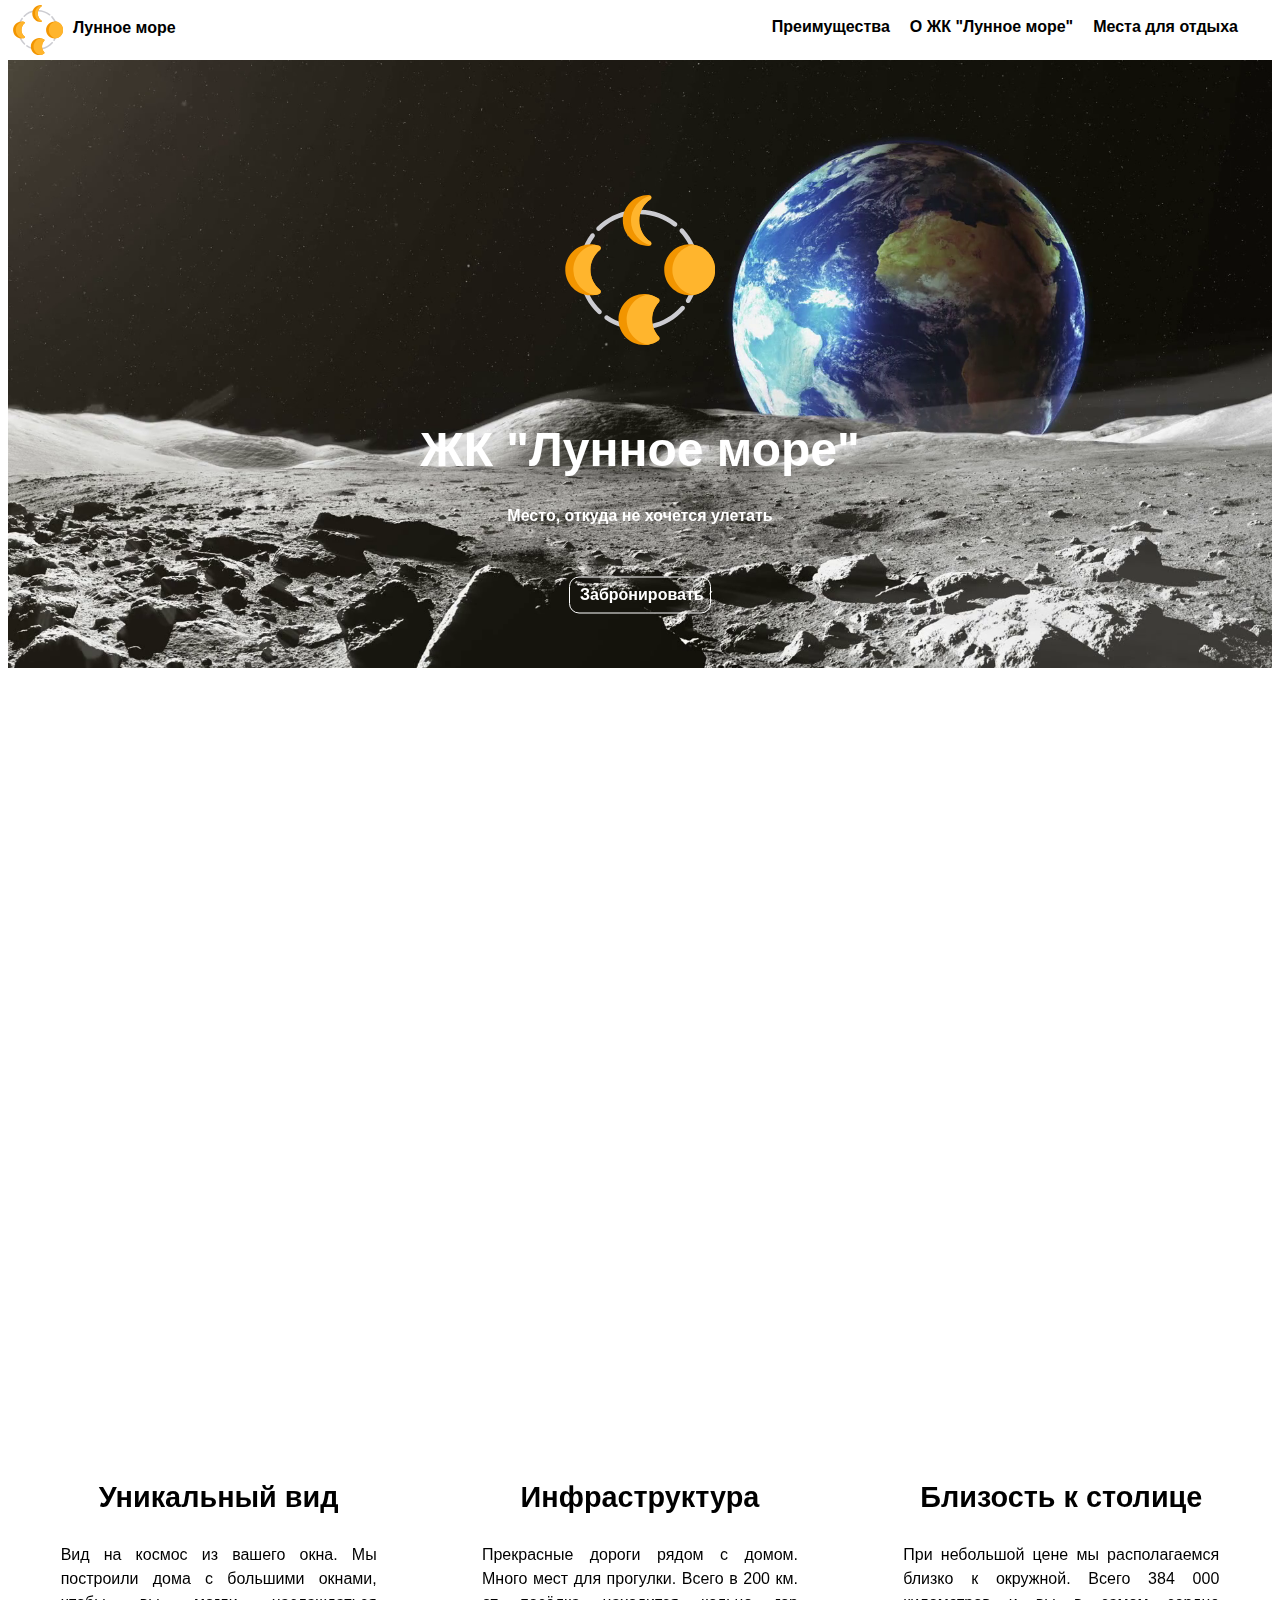
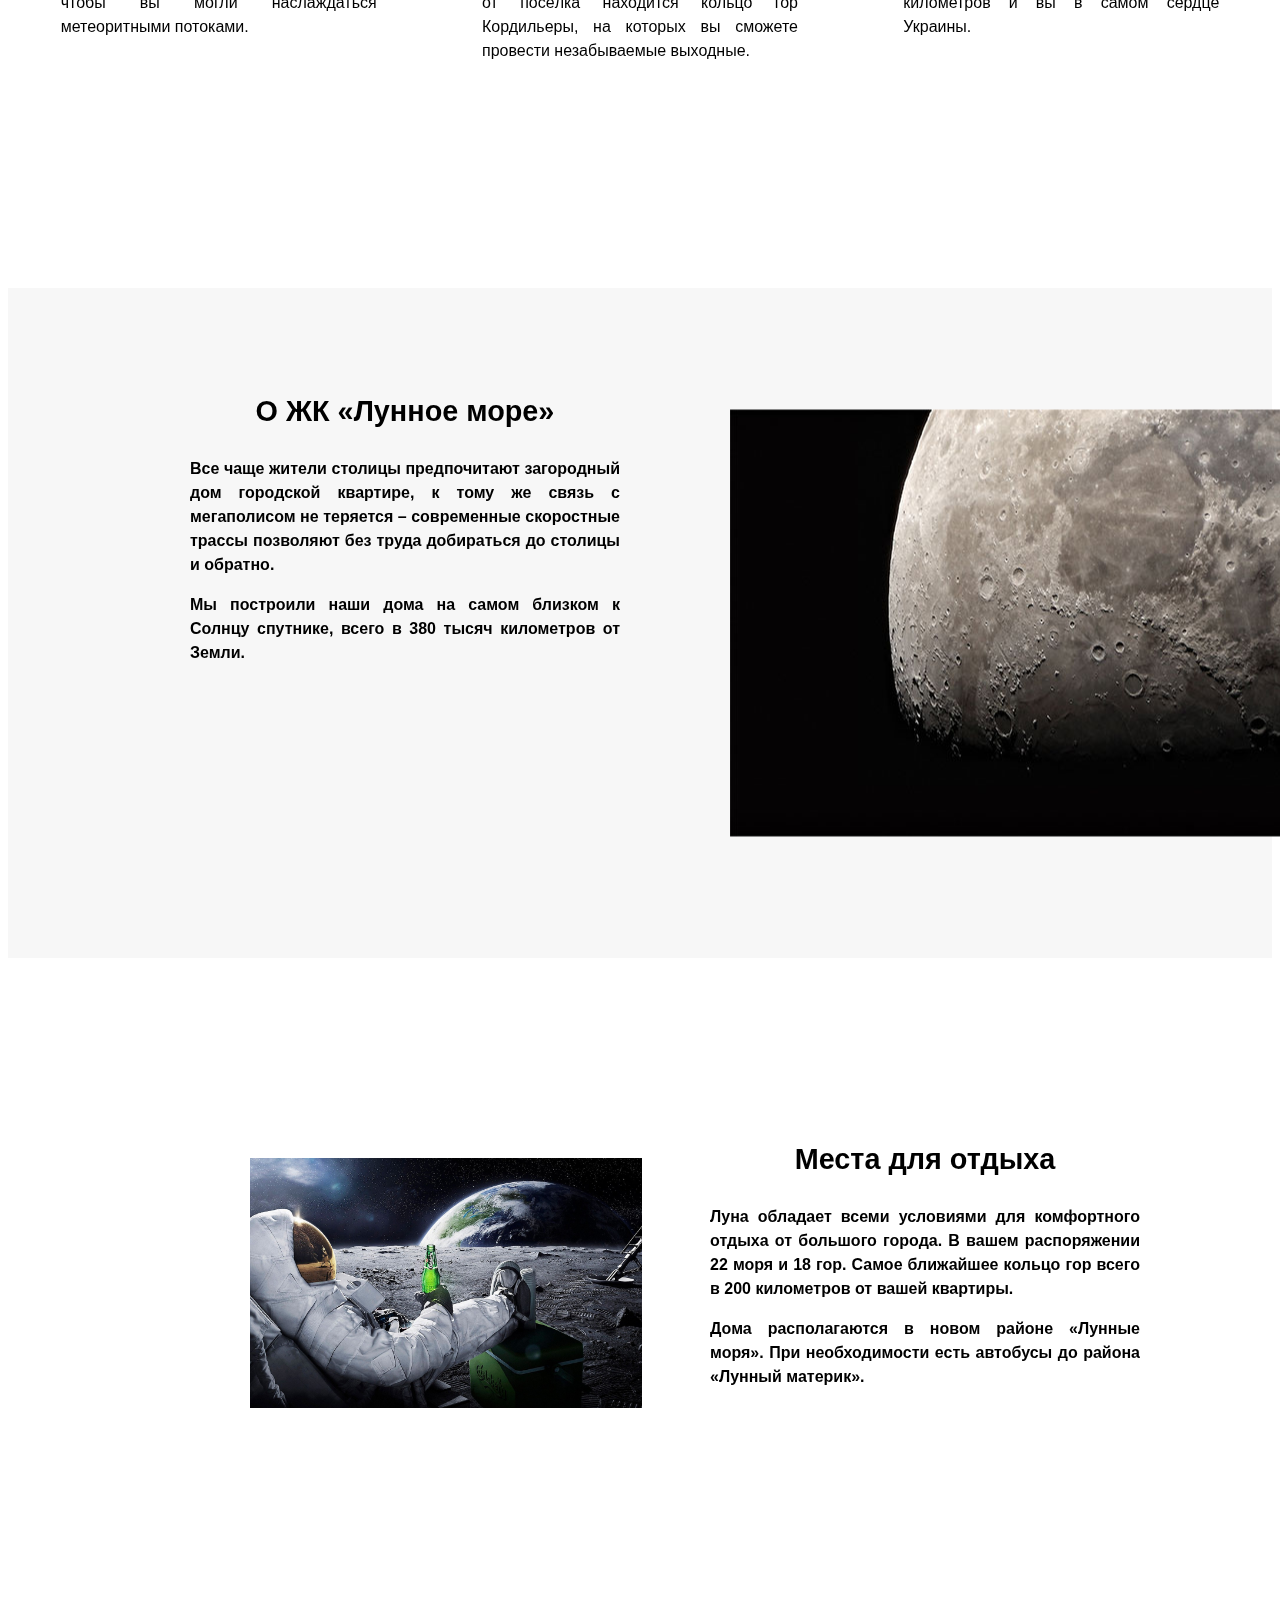
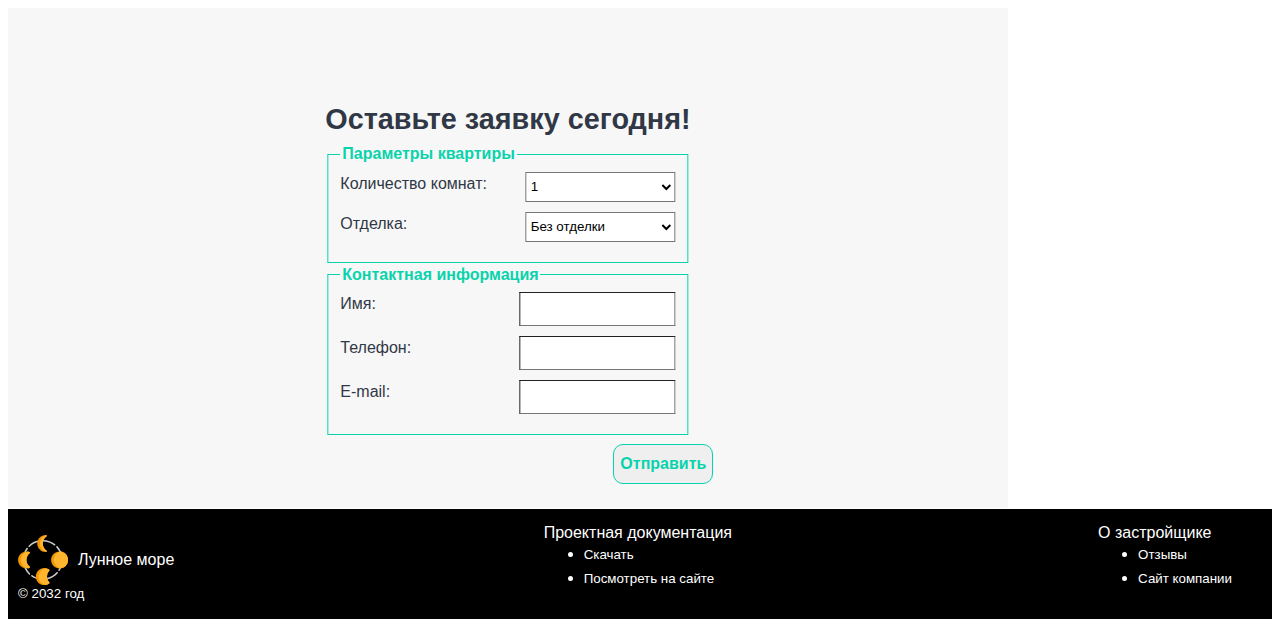
<file: index.html>
<!DOCTYPE html>
<html lang="ru">

<head>
    <meta charset="UTF-8">
    <meta name="viewport" content="width=device-width, initial-scale=1.0">
    <meta http-equiv="X-UA-Compatible" content="ie=edge">
    <title>ЖК "Лунное море" user-919b237b6d74e5ae</title>

    <link rel="stylesheet" href="styles/style.css">
</head>

<body class="body_font-prop">
    <header id="header" class="header-style">

        <div>

            <span class="logo-style">
                <img class="header-img" src="images/logo.svg" alt="logotip">
            </span>
            <p><b><a href="#main" >Лунное море</a></b></p>
            <nav class="nav">
                <ul>
                    <li class="position-rel">
                        <a href="#page1-location" class="nav-title">Преимущества</a>
                    </li>
                    <li class="position-rel">
                        <a href="#page2-location" class="nav-title">О ЖК "Лунное море"</a>
                    </li>
                    <li class="position-rel">
                        <a href="#page3-location" class="nav-title">Места для отдыха</a>
                    </li>
                </ul>
            </nav>
        </div>


    </header>
    <main id="main" class="main-content">

        <div class="conteiner1">
            <img class="main-img-logo position-absolute" src="images/logo.svg" alt="logotip">
            <h1 class="conteiner1-h1 position-absolute">ЖК "Лунное море"</h1>
            <h4 class="conteiner1-h4 position-absolute">Место, откуда не хочется улетать</h4>
            <a href="#feedback" class="position-absolute">Забронировать</a>
        </div>
        <div id="page1-location" class="body-page1">
            <!-- <div class="body-nav1 position-absolute"><a href="index.html">На главную</a></div> -->
            <section class="page1 position-rel">
                <div class="page1-content1 position-rel">
                    <h2>Уникальный вид</h2>
                    <p>Вид на космос из вашего окна. Мы построили дома с большими окнами, чтобы вы могли наслаждаться метеоритными потоками.
                    </p>
                </div>
                <div class="page1-content2 position-rel">
                    <h2>Инфраструктура</h2>
                    <p>Прекрасные дороги рядом с домом. Много мест для прогулки. Всего в 200 км. от посёлка находится кольцо гор Кордильеры, на которых вы сможете провести незабываемые выходные.</p>
                </div>
                <div class="page1-content3 position-rel">
                    <h2>Близость к столице</h2>
                    <p>При небольшой цене мы располагаемся близко к окружной. Всего 384 000 километров и вы в самом сердце Украины.</p>
                </div>

            </section>
        </div>
        <div id="page2-location" class="body-page2">
            <!-- <div class="body-nav1 position-absolute"><a href="index.html">На главную</a></div> -->
            <section class="page2 position-rel">
                <div class="page2-content1 position-rel">
                    <h2>О ЖК «Лунное море»</h2>
                    <p>
                        <b>Все чаще жители столицы предпочитают загородный дом городской квартире, к тому же связь с мегаполисом не теряется – современные скоростные трассы позволяют без труда добираться до столицы и обратно.</b>
                    </p>
                    <p>
                        <b>Мы построили наши дома на самом близком к Солнцу спутнике, всего в 380 тысяч километров от Земли.</b>
                    </p>
                </div>
                <div class="page2-content2">
                    <img src="images/moon-1.jpg" alt="moon-1.jpg">
                </div>

            </section>
        </div>
        <div id="page3-location" class="body-page3 ">
            <!-- <div class="body-nav1 position-absolute"><a href="index.html">На главную</a></div> -->
            <section class="page3 position-rel">
                <div class="page3-content2 position-rel">
                    <img src="images/moon-2.jpg" alt="moon-2.jpg">
                </div>
                <div class="page3-content1">
                    <h2>Места для отдыха</h2>
                    <p>
                        <b>Луна обладает всеми условиями для комфортного отдыха от большого города. В вашем распоряжении 22 моря и 18 гор. Самое ближайшее кольцо гор всего в 200 километров от вашей квартиры.</b>
                    </p>
                    <p>
                        <b>Дома располагаются в новом районе «Лунные моря». При необходимости есть автобусы до района «Лунный материк».</b>
                    </p>
                </div>
            </section>
        </div>
        <div class="form-factor">
            <form id="feedback" class="form-body position-rel ">
                <h2 class="form-heading">Оставьте заявку сегодня!</h2>
                <fieldset class="customer-info">
                    <legend class="form-name"><b>Параметры квартиры</b></legend>

                    <div class="field">
                        <label class="name-label">Количество комнат: </label>
                        <select class="frame-info" name="select" size="1">
                            <option selected value="s1">1</option>
                            <option value="s2">2</option>
                            <option value="s3">3</option>
                        </select>
                    </div>
                    <div class="field">
                        <label class="name-label">Отделка: </label>
                        <select class="frame-info" name="select" size="1">
                            <option selected value="s1">Без отделки</option>
                            <option value="s2">Черновая отделка</option>
                            <option value="s3">Отделка "Под ключ"</option>
                        </select>
                    </div>
                </fieldset>
                <fieldset class="customer-info">
                    <legend class="form-name"><b>Контактная информация</b></legend>
                    <div class="field">
                        <div class="name-label">Имя:</div>
                        <input class="frame-info" type="text">
                    </div>
                    <div class="field">
                        <div class="name-label">Телефон:</div>
                        <input class="frame-info" type="tel" name="phone">
                    </div>
                    <div class="field">
                        <div class="name-label">E-mail:</div>
                        <input class="frame-info" type="email">
                    </div>
                </fieldset>
            </form>
            <form action="#header">
                <p><input class="send-form position-rel" type="submit" value="Отправить"></p>
            </form>
        </div>
    </main>
    <footer>
        <div>
            <span class="footer-logo-style">
                <img class="footer-img" src="images/logo.svg" alt="logotip">
            </span>
            <p><a class="footer-moon-sea position-rel " href="#main">Лунное море</a></p>
            <p class="footer-year position-rel"><small>&copy; 2032 год</small></p>
            <div class="footer-menu">
                <div class="project-doc position-absolute">
                    <label class="footer-heading">Проектная документация </label>
                    <ul class="project-build">
                        <li><a href="#"><small>Скачать</small></a>
                        </li>
                        <li><a href="#"><small>Посмотреть на сайте</small></a>
                        </li>
                    </ul>
                </div>
                <div class="about-build position-absolute">
                    <label class="footer-heading">О застройщике </label>
                    <ul class="project-build">
                        <li><a href="#"><small>Отзывы</small></a>
                        </li>
                        <li><a href="#"><small>Сайт компании</small></a></li>
                    </ul>
                </div>
            </div>
        </div>
    </footer>

</body>

</html>
</file>
<file: styles/style.css>
.body_font-prop {
    display: flex;
    flex-direction: column;
    font: 16px/1.5 Arial;
    color: #303846;
}

h1 {
    margin-top: 0;
    margin-bottom: 0;
    font-size: 3em;
}

h2 {
    margin-top: 0;
    /* margin-bottom: 0.5; */
    font-size: 1.8em;
    text-align: center;
}

.header-img {
    float: left;
    width: 50px;
    height: 50px;
    margin-top: 5px;
    margin-left: 5px;
    margin-right: 10px;
}

.header-style {
    position: fixed;
    height: 60px;
    width: 100%;
    margin-top: -8px;
    background-color: #fff;
}

.header-style>div:nth-child(1)>p:nth-child(2) {
    float: left;
    width: max-content;
}

.header-style a {
    color: #000000;
    text-decoration: none;
}

.nav ul {
    float: right;
    padding: 0;
    margin: 0;
    list-style: none;
}

.nav>ul {
    display: inline-flex;
}

.nav li {
    right: 40px;
    padding: 15px 10px;
    cursor: pointer;
}

.nav a {
    text-decoration: none;
    color: #000000;
}

.nav .nav-title {
    color: #000000;
    font-weight: bold;
    text-decoration: none;
}

.conteiner1 {
    width: 100%;
    height: 100%;
    background-image: url(../images/banner.png);
    /* background-position: ; */
    background-size: cover;
}

.main-img-spase {
    height: 700px;
    width: 1270px;
}

div.conteiner1 {
    /* display: block; */
    flex: 1 1 100%;
    /* padding-top: 60px;
    padding-bottom: 60px; */
    width: 100%;
    height: 660px;
}

.main-img-logo {
    width: 150px;
    height: 150px;
    top: 30%;
    left: 50%;
    margin-right: -50%;
    transform: translate(-50%, -50%)
}

.conteiner1-h1 {
    color: #ffffff;
    top: 50%;
    left: 50%;
    margin-right: -50%;
    transform: translate(-50%, -50%)
}

.conteiner1-h4 {
    color: #ffffff;
    top: 55%;
    left: 50%;
    margin-right: -50%;
    transform: translate(-50%, -50%)
}

div.conteiner1 a {
    width: 120px;
    margin-top: 10px;
    transform: translate(-50%, -50%);
    border: 1px solid #ffffff;
    border-radius: 10px;
    top: 65%;
    left: 50%;
    color: #ffffff;
    text-decoration: none;
    font-weight: bold;
    font-size: 1em;
    padding: 5px 10px 6px 10px;
}

.body-page1 {
    /* background-image: url(../images/Vid_iz_okna_2.jpg);
    background-size: cover; */
    height: 550px;
    margin-top: 550px;
    padding: 60px 0px;
}

.page1 {
    display: flex;
    width: 100%;
    top: 25%;
    /* left: 50%;
    margin-right: -50%;
    transform: translate(-50%, -50%); */
    color: #000000;
}

.page1-content1 {
    width: 25%;
    margin: 0 auto;
    text-align: justify;
    padding: 60px 0;
}

.page1-content2 {
    width: 25%;
    margin: 0 auto;
    text-align: justify;
    padding: 60px 0;
}

.page1-content3 {
    width: 25%;
    margin: 0 auto;
    text-align: justify;
    padding: 60px 0;
}

.body-page2 {
    /* background-image: url(../images/Blue-lagune.jpg);
    background-size: cover; */
    background-color: #f7f7f7;
    height: 550px;
    /* margin-top: -10px; */
    padding: 60px 0px;
}

.page2 {
    width: 1000px;
    display: flex;
    top: 50%;
    left: 50%;
    margin-right: -50%;
    transform: translate(-50%, -50%);
    color: #000000;
    /* padding-top: 60px;
    padding-bottom: 60px; */
}

.page2-content1 {
    width: 45%;
    /* height: 30%; */
    text-align: justify;
    /* padding: 10px; */
    margin-left: 50px;
}

.page2-content2 {
    width: 30%;
    /* height: 30%; */
    /* height: 100%; */
    display: inline-flex;
    /* margin-right: 100px;
    margin-left: 100px; */
    margin: 20px 110px;
}

.page3 {
    width: 1000px;
    display: flex;
    top: 50%;
    left: 50%;
    margin-right: -50%;
    transform: translate(-50%, -50%);
    color: #000000;
}

.page3-content1 {
    width: 45%;
    /* height: 30%; */
    text-align: justify;
    /* padding: 10px; */
    margin-left: 50px;
}

.page3-content2 {
    width: 30%;
    height: 250px;
    display: inline-flex;
    margin: 20px 110px;
}

.body-page3 {
    /* background-image: url(../images/Blue-sea.jpg);
    background-size: cover; */
    height: 650px;
    /* margin-top: -10px; */
}

.body-nav1 {
    display: flex;
    width: 120px;
    height: 30px;
    margin-top: 10px;
    border: 2px solid #ffffff;
    border-radius: 10px;
    color: #ffffff;
}

.body-nav1>a {
    color: #ffffff;
    text-decoration: none;
    text-align: center;
    margin-left: 7px;
    margin-top: 4px;
    font-style: italic;
}

.form-factor {
    display: flex;
    width: 1000px;
    height: 500px;
    background-color: #f7f7f7;
}

.field {
    clear: both;
    text-align: right;
}

.name-label {
    float: left;
}

.frame-info {
    width: 150px;
    height: 30px;
    border-width: 1px;
    background-color: #ffffff;
    margin-bottom: 10px;
}

.form-body {
    widows: 1000px;
    height: 400px;
    top: 240px;
    left: 50%;
    margin-right: -50%;
    transform: translate(-50%, -50%);
}

.form-heading {
    padding-top: 50px;
    text-align: center;
    margin-bottom: 1px;
}

.send-form {
    direction: flex;
    left: 740px;
    height: 40px;
    top: 420px;
    border-radius: 10px;
    color: #09d3ac;
    border: 1px solid #09d3ac;
    text-decoration: none;
    font-weight: bold;
    font-size: 1em;
}

.form-name {
    color: #09d3ac;
}

.customer-info {
    border: 1px solid #09d3ac;
}

footer {
    position: relative;
    background-color: #000000;
    color: #ffffff;
    bottom: -1px;
    height: 110px;
    /* top: 1000px; */
}

footer .footer-img {
    float: left;
    width: 50px;
    height: 50px;
    margin: 10px 10px 10px 10px;
}

.footer-heading {
    font-size: 1em;
    color: #ffffff;
    text-decoration: none;
}

.project-doc {
    top: 12px;
    right: 540px;
}

footer .about-build {
    float: right;
    right: 40px;
    top: 12px;
}

.project-build a {
    color: #ffffff;
    text-decoration: none;
}

.project-build {
    margin-top: -3px;
}

.footer-moon-sea {
    font-size: 1em;
    color: #ffffff;
    text-decoration: none;
    top: 23px;
}

.footer-year {
    top: 16px;
    left: -60px;
}

.position-rel {
    position: relative;
}

.position-absolute {
    position: absolute;
}
</file>
